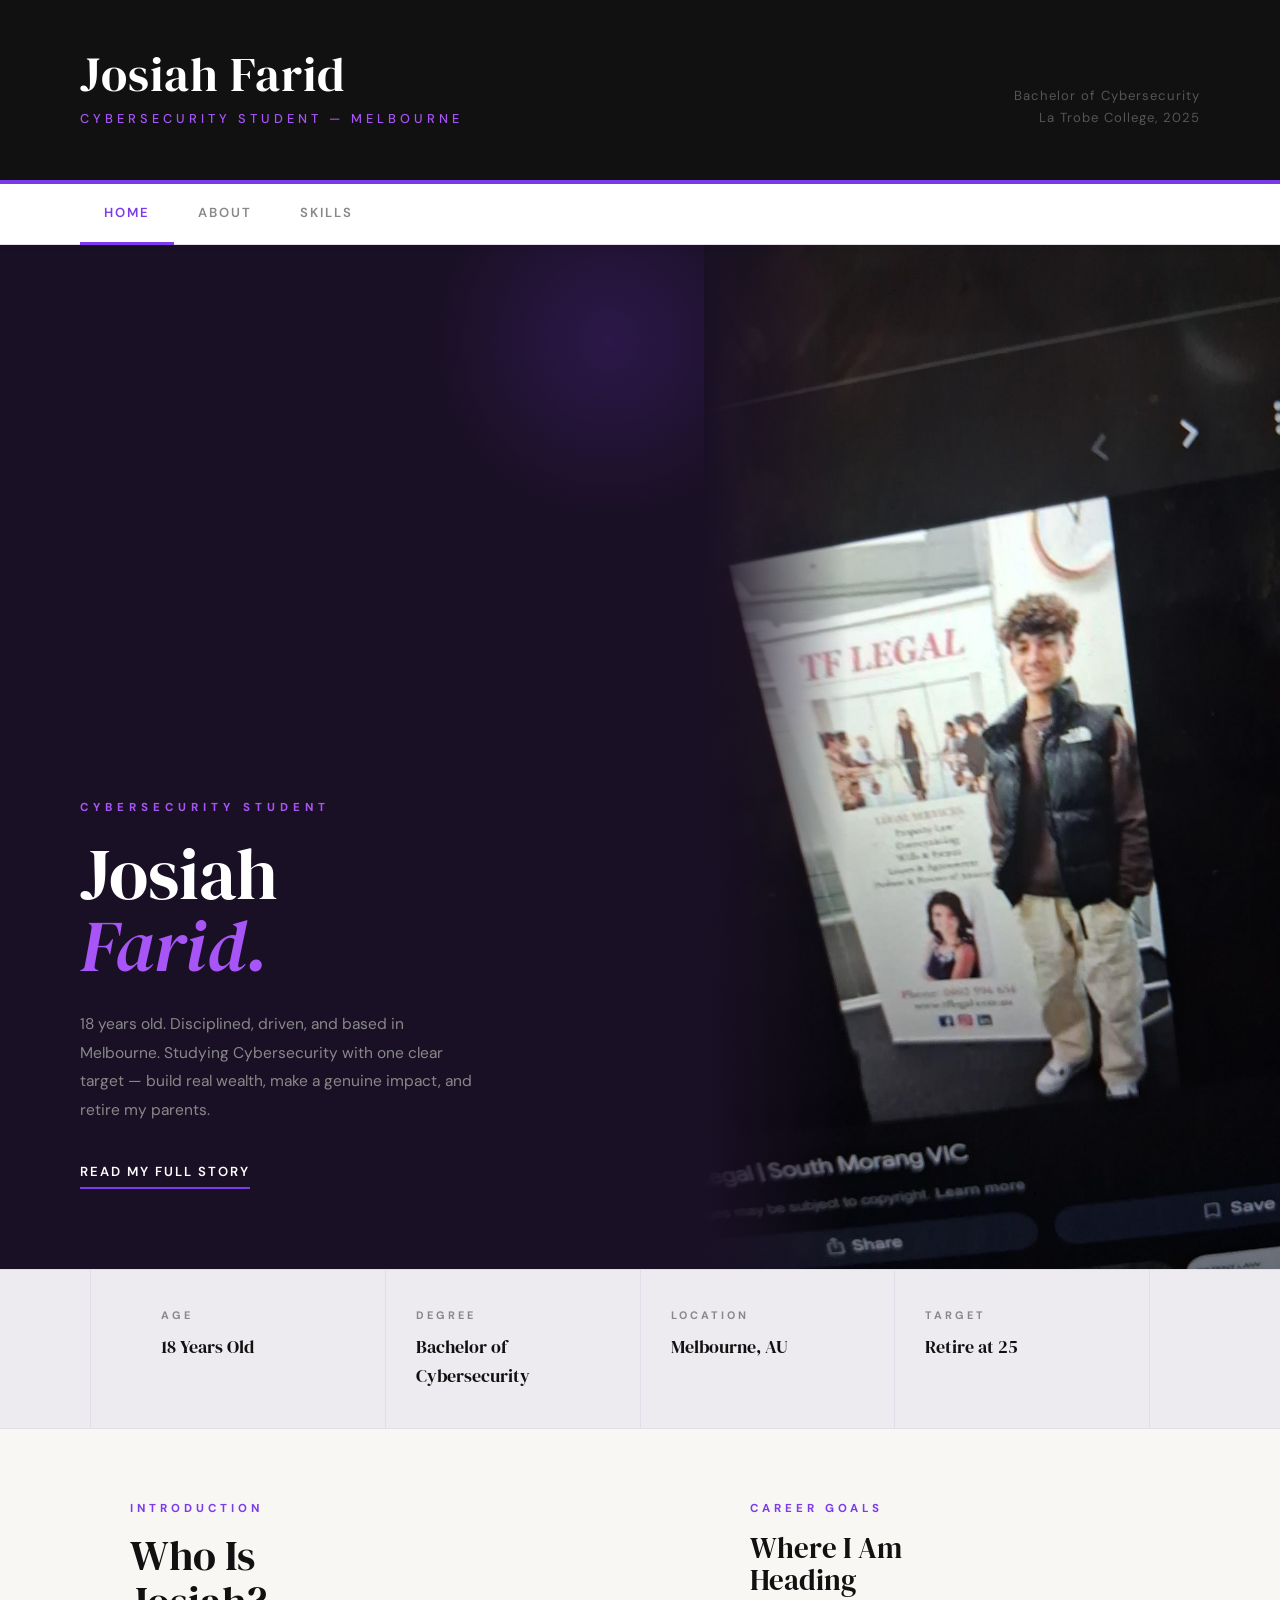
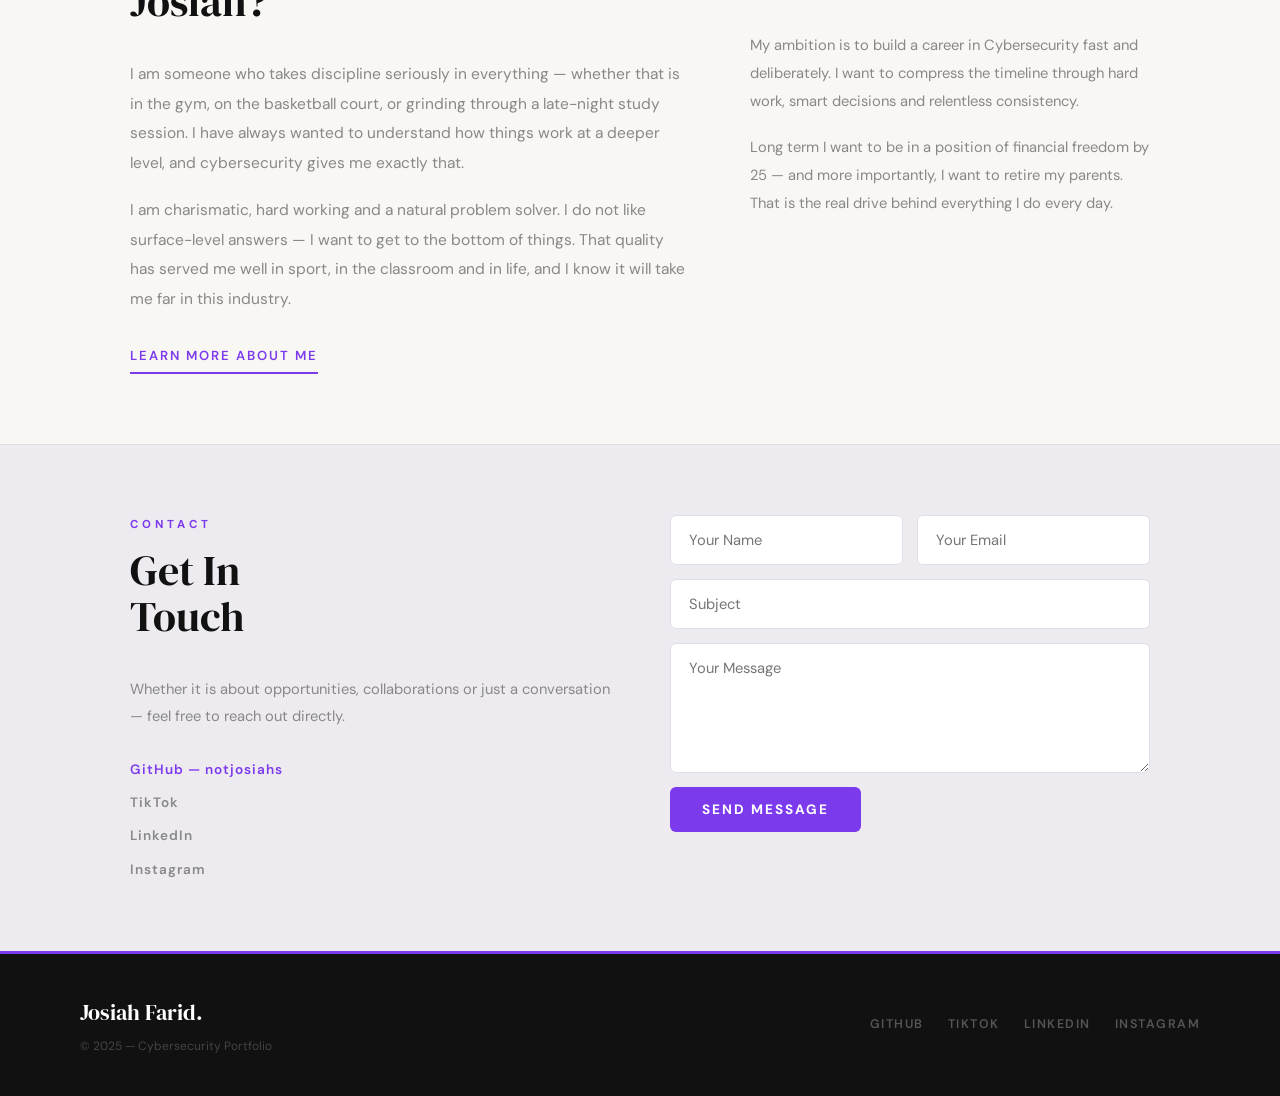
<file: index.html>
<!DOCTYPE html>
<html lang="en">
<head>
  <meta charset="UTF-8" />
  <meta name="viewport" content="width=device-width, initial-scale=1.0"/>
  <title>Josiah Farid | Portfolio</title>
  <link rel="stylesheet" href="css/style.css" />
</head>
<body>

  <!-- HEADER -->
  <header>
    <div class="header-left">
      <h1>Josiah Farid</h1>
      <p>Cybersecurity Student — Melbourne</p>
    </div>
    <div class="header-right">
      <p>Bachelor of Cybersecurity</p>
      <p>La Trobe College, 2025</p>
    </div>
  </header>

  <!-- NAV -->
  <nav>
    <a href="index.html" class="active">Home</a>
    <a href="about.html">About</a>
    <a href="skills.html">Skills</a>
  </nav>

  <!-- HERO -->
  <section class="home-hero">
    <div class="home-hero-left">
      <span class="overline">Cybersecurity Student</span>
      <h2>
        Josiah<br/>
        <em>Farid.</em>
      </h2>
      <p>
        18 years old. Disciplined, driven, and based in Melbourne.
        Studying Cybersecurity with one clear target — build real
        wealth, make a genuine impact, and retire my parents.
      </p>
      <a href="about.html" class="cta-link">Read My Full Story</a>
    </div>
    <div class="home-hero-right">
      <img src="images/profile.jpg" alt="Josiah Farid" />
    </div>
  </section>

  <!-- INFO STRIP -->
  <div class="about-strip">
    <div class="about-strip-inner">
      <div class="about-strip-cell">
        <span class="cell-label">Age</span>
        <span class="cell-value">18 Years Old</span>
      </div>
      <div class="about-strip-cell">
        <span class="cell-label">Degree</span>
        <span class="cell-value">Bachelor of Cybersecurity</span>
      </div>
      <div class="about-strip-cell">
        <span class="cell-label">Location</span>
        <span class="cell-value">Melbourne, AU</span>
      </div>
      <div class="about-strip-cell">
        <span class="cell-label">Target</span>
        <span class="cell-value">Retire at 25</span>
      </div>
    </div>
  </div>

  <!-- WHO AM I -->
  <section style="background: var(--bg);">
    <div class="page">
      <div class="two-col-wide">
        <div>
          <span class="label">Introduction</span>
          <h2 class="section-title">Who Is<br/>Josiah?</h2>
          <p style="color: var(--muted); font-size: 0.97rem; line-height: 1.9; margin-bottom: 18px;">
            I am someone who takes discipline seriously in everything — whether
            that is in the gym, on the basketball court, or grinding through
            a late-night study session. I have always wanted to understand how
            things work at a deeper level, and cybersecurity gives me exactly that.
          </p>
          <p style="color: var(--muted); font-size: 0.97rem; line-height: 1.9;">
            I am charismatic, hard working and a natural problem solver. I do not
            like surface-level answers — I want to get to the bottom of things.
            That quality has served me well in sport, in the classroom and in
            life, and I know it will take me far in this industry.
          </p>
          <br/>
          <a href="about.html" class="cta-link" style="color: var(--accent); border-color: var(--accent);">Learn More About Me</a>
        </div>

        <div>
          <span class="label">Career Goals</span>
          <h2 class="section-title" style="font-size: 1.8rem;">Where I Am<br/>Heading</h2>
          <p style="color: var(--muted); font-size: 0.92rem; line-height: 1.9; margin-bottom: 18px;">
            My ambition is to build a career in Cybersecurity fast and
            deliberately. I want to compress the timeline through hard
            work, smart decisions and relentless consistency.
          </p>
          <p style="color: var(--muted); font-size: 0.92rem; line-height: 1.9;">
            Long term I want to be in a position of financial freedom
            by 25 — and more importantly, I want to retire my parents.
            That is the real drive behind everything I do every day.
          </p>
        </div>
      </div>
    </div>
  </section>

  <!-- CONTACT FORM -->
  <section style="background: var(--light); border-top: 1px solid var(--border);">
    <div class="page">
      <div class="two-col">
        <div>
          <span class="label">Contact</span>
          <h2 class="section-title">Get In<br/>Touch</h2>
          <p style="color: var(--muted); font-size: 0.92rem; line-height: 1.85; margin-bottom: 28px;">
            Whether it is about opportunities, collaborations or just
            a conversation — feel free to reach out directly.
          </p>
          <div style="display: flex; flex-direction: column; gap: 10px;">
            <a href="https://github.com/notjosiahs/IT-Assessment-2" target="_blank" style="color: var(--accent); font-size: 0.85rem; font-weight: 600; text-decoration: none; letter-spacing: 1px;">GitHub — notjosiahs</a>
            <a href="https://www.tiktok.com/" target="_blank" style="color: var(--muted); font-size: 0.85rem; font-weight: 600; text-decoration: none; letter-spacing: 1px;">TikTok</a>
            <a href="https://www.linkedin.com/" target="_blank" style="color: var(--muted); font-size: 0.85rem; font-weight: 600; text-decoration: none; letter-spacing: 1px;">LinkedIn</a>
            <a href="https://www.instagram.com/" target="_blank" style="color: var(--muted); font-size: 0.85rem; font-weight: 600; text-decoration: none; letter-spacing: 1px;">Instagram</a>
          </div>
        </div>

        <div class="contact-form">
          <div class="form-grid">
            <input type="text"  id="name"    placeholder="Your Name"    />
            <input type="email" id="email"   placeholder="Your Email"   />
            <input type="text"  id="subject" placeholder="Subject" class="full" />
            <textarea           id="message" placeholder="Your Message" class="full"></textarea>
            <div style="grid-column: span 2;">
              <button onclick="validateForm()">Send Message</button>
            </div>
            <div class="form-msg" id="formMsg"></div>
          </div>
        </div>
      </div>
    </div>
  </section>

  <!-- FOOTER -->
  <footer>
    <div>
      <div class="footer-name">Josiah Farid.</div>
      <div class="footer-copy">© 2025 — Cybersecurity Portfolio</div>
    </div>
    <div class="footer-links">
      <a href="https://github.com/notjosiahs/IT-Assessment-2" target="_blank">GitHub</a>
      <a href="https://www.tiktok.com/" target="_blank">TikTok</a>
      <a href="https://www.linkedin.com/" target="_blank">LinkedIn</a>
      <a href="https://www.instagram.com/" target="_blank">Instagram</a>
    </div>
  </footer>

  <script>
    function validateForm() {
      const name    = document.getElementById('name').value.trim();
      const email   = document.getElementById('email').value.trim();
      const subject = document.getElementById('subject').value.trim();
      const message = document.getElementById('message').value.trim();
      const msg     = document.getElementById('formMsg');

      msg.className = 'form-msg';

      if (!name || !email || !subject || !message) {
        msg.textContent = 'Please fill in all fields before sending.';
        msg.classList.add('error');
        return;
      }

      const emailPattern = /^[^\s@]+@[^\s@]+\.[^\s@]+$/;
      if (!emailPattern.test(email)) {
        msg.textContent = 'Please enter a valid email address.';
        msg.classList.add('error');
        return;
      }

      msg.textContent = 'Message sent! I will get back to you soon.';
      msg.classList.add('success');

      document.getElementById('name').value    = '';
      document.getElementById('email').value   = '';
      document.getElementById('subject').value = '';
      document.getElementById('message').value = '';
    }
  </script>

</body>
</html>
</file>
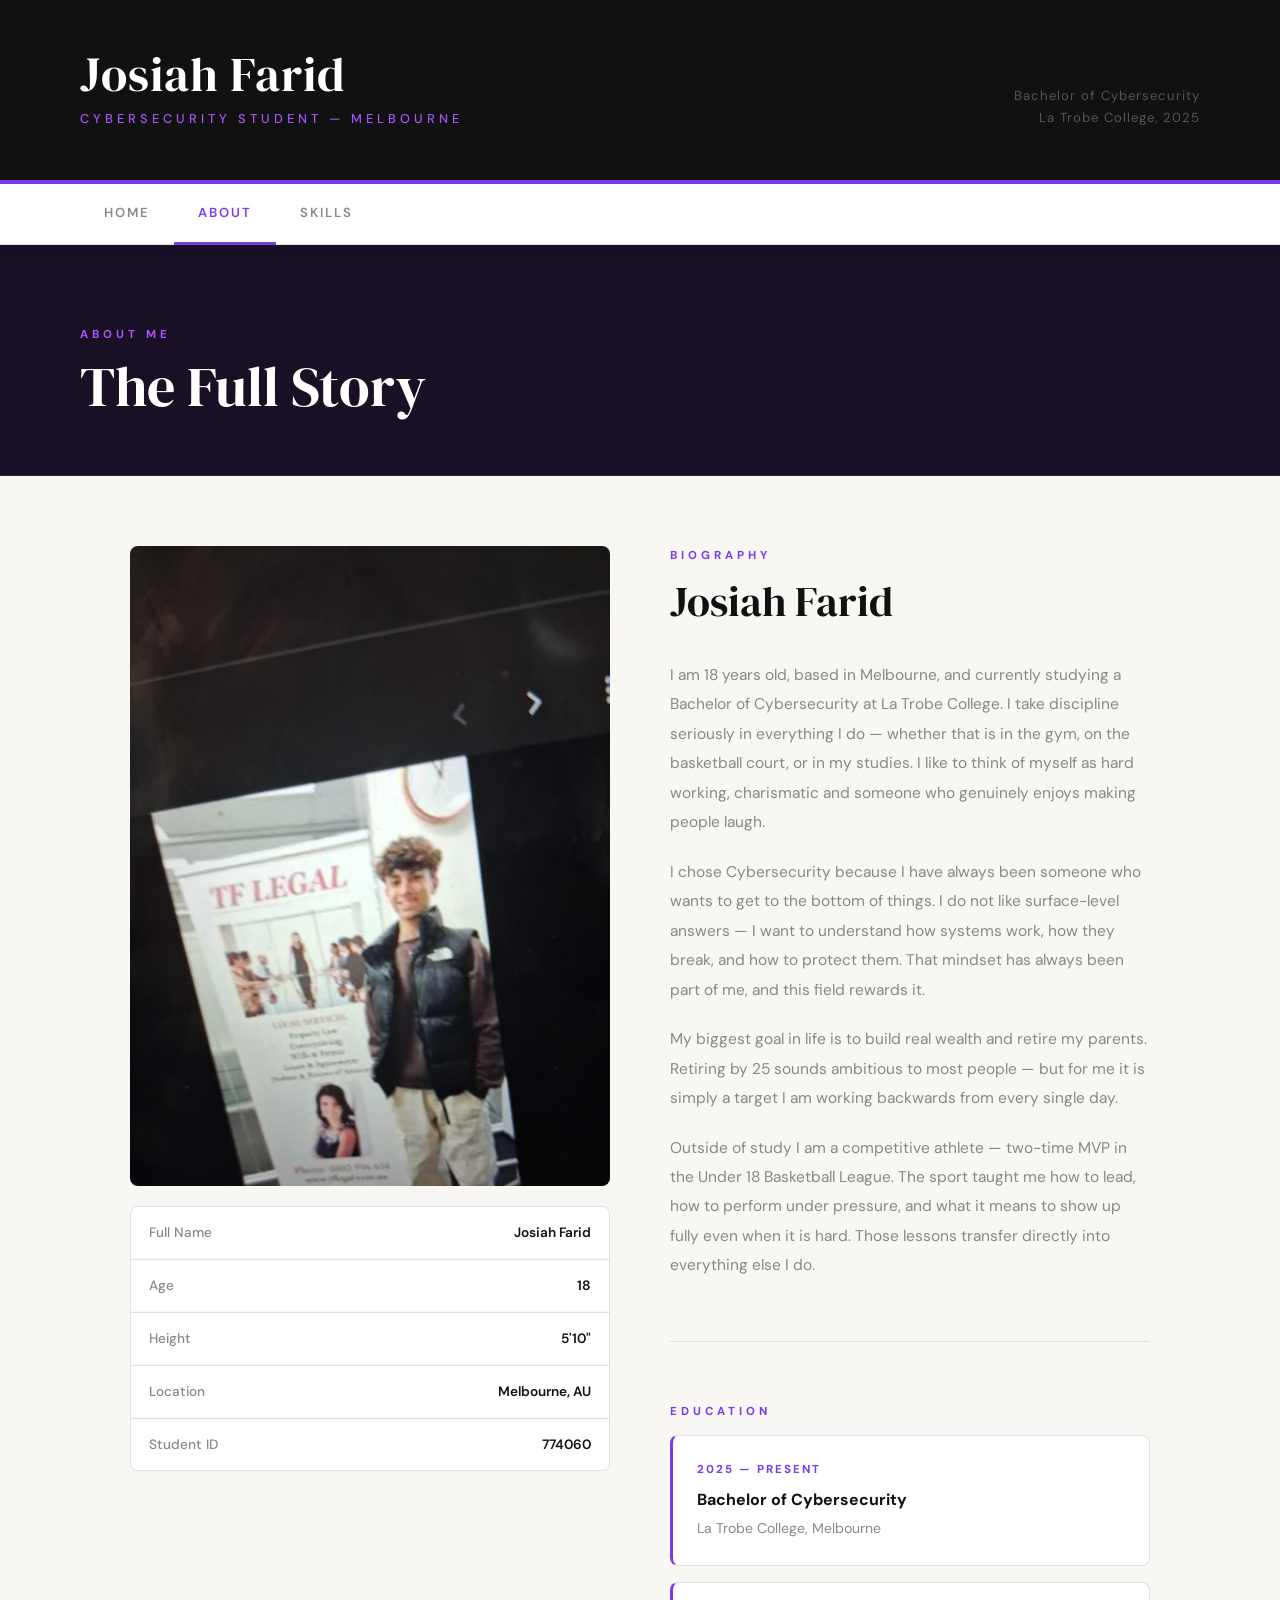
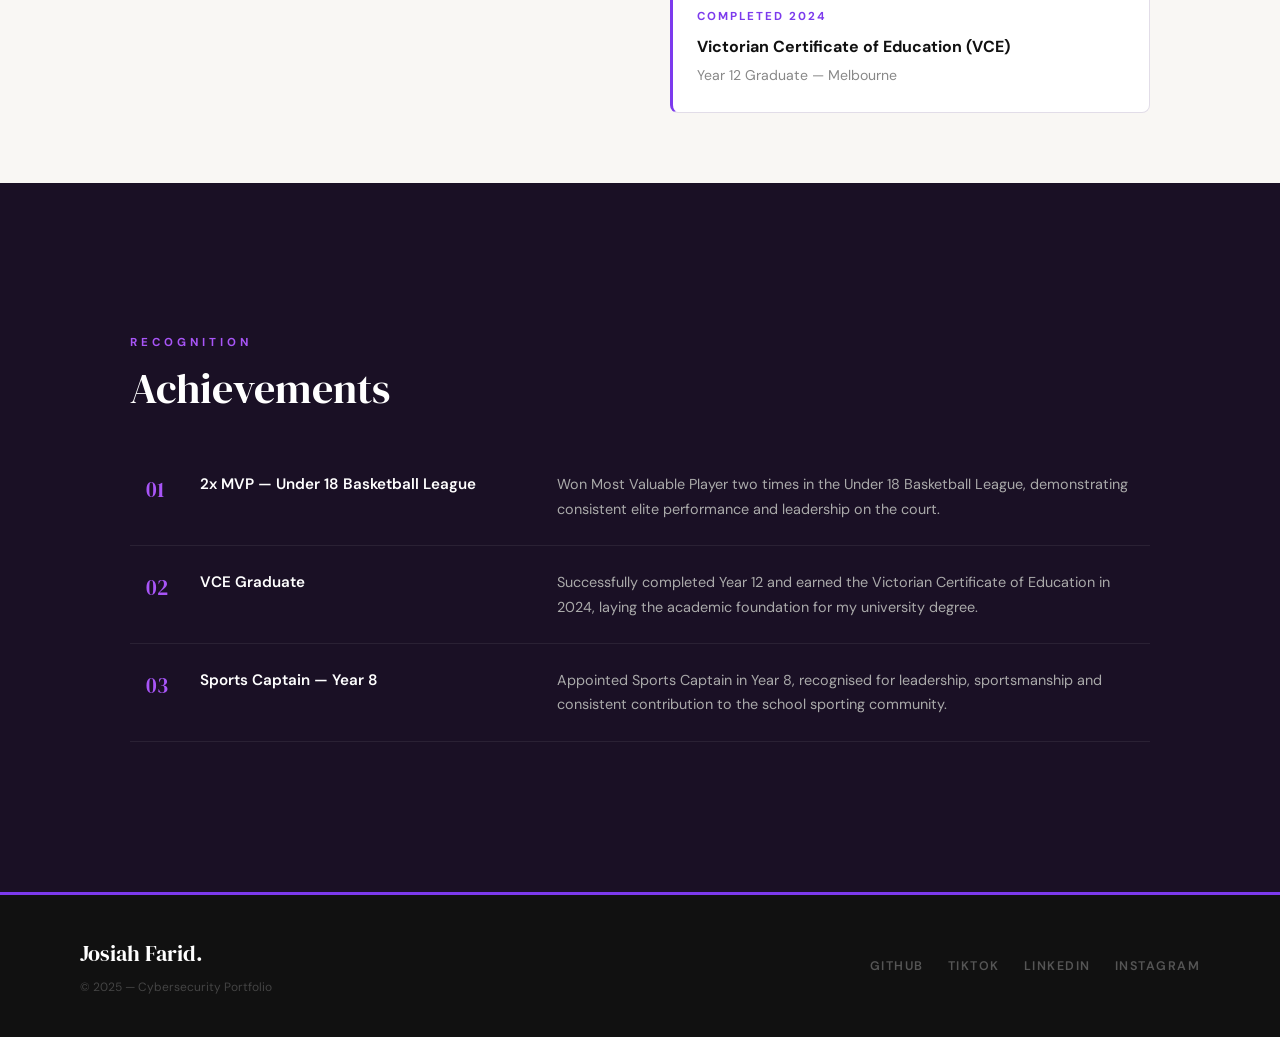
<file: about.html>
<!DOCTYPE html>
<html lang="en">
<head>
  <meta charset="UTF-8" />
  <meta name="viewport" content="width=device-width, initial-scale=1.0"/>
  <title>About | Josiah Farid</title>
  <link rel="stylesheet" href="css/style.css" />
</head>
<body>

  <!-- HEADER -->
  <header>
    <div class="header-left">
      <h1>Josiah Farid</h1>
      <p>Cybersecurity Student — Melbourne</p>
    </div>
    <div class="header-right">
      <p>Bachelor of Cybersecurity</p>
      <p>La Trobe College, 2025</p>
    </div>
  </header>

  <!-- NAV -->
  <nav>
    <a href="index.html">Home</a>
    <a href="about.html" class="active">About</a>
    <a href="skills.html">Skills</a>
  </nav>

  <!-- PAGE TITLE -->
  <section style="background: var(--dark-card); padding: 80px 80px 60px; border-bottom: 1px solid #2a2a2a;">
    <span class="label" style="color: var(--accent2);">About Me</span>
    <h1 style="font-family: 'DM Serif Display', serif; font-size: 3.5rem; color: var(--white); font-weight: 400; line-height: 1;">
      The Full Story
    </h1>
  </section>

  <!-- BIO + PHOTO -->
  <section style="background: var(--bg);">
    <div class="page">
      <div class="two-col">

        <!-- Photo + info pills -->
        <div>
          <img
            src="images/profile.jpg"
            alt="Josiah Farid"
            style="width: 100%; aspect-ratio: 3/4; object-fit: cover; object-position: top center; border-radius: 8px; display: block; margin-bottom: 20px;"
          />
          <div style="display: flex; flex-direction: column; gap: 1px; border: 1px solid var(--border); border-radius: 8px; overflow: hidden;">
            <div style="display: flex; justify-content: space-between; padding: 14px 18px; background: var(--white); font-size: 0.85rem;">
              <span style="color: var(--muted); font-weight: 500;">Full Name</span>
              <span style="font-weight: 600; color: var(--black);">Josiah Farid</span>
            </div>
            <div style="display: flex; justify-content: space-between; padding: 14px 18px; background: var(--white); font-size: 0.85rem; border-top: 1px solid var(--border);">
              <span style="color: var(--muted); font-weight: 500;">Age</span>
              <span style="font-weight: 600; color: var(--black);">18</span>
            </div>
            <div style="display: flex; justify-content: space-between; padding: 14px 18px; background: var(--white); font-size: 0.85rem; border-top: 1px solid var(--border);">
              <span style="color: var(--muted); font-weight: 500;">Height</span>
              <span style="font-weight: 600; color: var(--black);">5'10"</span>
            </div>
            <div style="display: flex; justify-content: space-between; padding: 14px 18px; background: var(--white); font-size: 0.85rem; border-top: 1px solid var(--border);">
              <span style="color: var(--muted); font-weight: 500;">Location</span>
              <span style="font-weight: 600; color: var(--black);">Melbourne, AU</span>
            </div>
            <div style="display: flex; justify-content: space-between; padding: 14px 18px; background: var(--white); font-size: 0.85rem; border-top: 1px solid var(--border);">
              <span style="color: var(--muted); font-weight: 500;">Student ID</span>
              <span style="font-weight: 600; color: var(--black);">774060</span>
            </div>
          </div>
        </div>

        <!-- Bio text -->
        <div>
          <span class="label">Biography</span>
          <h2 class="section-title">Josiah Farid</h2>

          <p style="color: var(--muted); font-size: 0.97rem; line-height: 1.9; margin-bottom: 20px;">
            I am 18 years old, based in Melbourne, and currently studying a Bachelor
            of Cybersecurity at La Trobe College. I take discipline seriously in
            everything I do — whether that is in the gym, on the basketball court,
            or in my studies. I like to think of myself as hard working, charismatic
            and someone who genuinely enjoys making people laugh.
          </p>
          <p style="color: var(--muted); font-size: 0.97rem; line-height: 1.9; margin-bottom: 20px;">
            I chose Cybersecurity because I have always been someone who wants to get
            to the bottom of things. I do not like surface-level answers — I want to
            understand how systems work, how they break, and how to protect them.
            That mindset has always been part of me, and this field rewards it.
          </p>
          <p style="color: var(--muted); font-size: 0.97rem; line-height: 1.9; margin-bottom: 20px;">
            My biggest goal in life is to build real wealth and retire my parents.
            Retiring by 25 sounds ambitious to most people — but for me it is simply
            a target I am working backwards from every single day.
          </p>
          <p style="color: var(--muted); font-size: 0.97rem; line-height: 1.9;">
            Outside of study I am a competitive athlete — two-time MVP in the Under
            18 Basketball League. The sport taught me how to lead, how to perform
            under pressure, and what it means to show up fully even when it is hard.
            Those lessons transfer directly into everything else I do.
          </p>

          <hr class="divider" />

          <!-- Education -->
          <span class="label">Education</span>
          <div style="display: flex; flex-direction: column; gap: 16px; margin-top: 8px;">

            <div style="padding: 24px; background: var(--white); border-radius: 8px; border: 1px solid var(--border); border-left: 3px solid var(--accent);">
              <div style="font-size: 0.72rem; font-weight: 700; letter-spacing: 2px; text-transform: uppercase; color: var(--accent); margin-bottom: 6px;">2025 — Present</div>
              <div style="font-weight: 700; font-size: 1rem; color: var(--black); margin-bottom: 4px;">Bachelor of Cybersecurity</div>
              <div style="color: var(--muted); font-size: 0.88rem;">La Trobe College, Melbourne</div>
            </div>

            <div style="padding: 24px; background: var(--white); border-radius: 8px; border: 1px solid var(--border); border-left: 3px solid var(--accent);">
              <div style="font-size: 0.72rem; font-weight: 700; letter-spacing: 2px; text-transform: uppercase; color: var(--accent); margin-bottom: 6px;">Completed 2024</div>
              <div style="font-weight: 700; font-size: 1rem; color: var(--black); margin-bottom: 4px;">Victorian Certificate of Education (VCE)</div>
              <div style="color: var(--muted); font-size: 0.88rem;">Year 12 Graduate — Melbourne</div>
            </div>

          </div>
        </div>
      </div>
    </div>
  </section>

  <!-- ACHIEVEMENTS -->
  <section class="dark-section">
    <div class="page">
      <span class="label">Recognition</span>
      <h2 class="section-title">Achievements</h2>

      <table class="achievement-table">
        <tr>
          <td>01</td>
          <td>2x MVP — Under 18 Basketball League</td>
          <td>Won Most Valuable Player two times in the Under 18 Basketball League, demonstrating consistent elite performance and leadership on the court.</td>
        </tr>
        <tr>
          <td>02</td>
          <td>VCE Graduate</td>
          <td>Successfully completed Year 12 and earned the Victorian Certificate of Education in 2024, laying the academic foundation for my university degree.</td>
        </tr>
        <tr>
          <td>03</td>
          <td>Sports Captain — Year 8</td>
          <td>Appointed Sports Captain in Year 8, recognised for leadership, sportsmanship and consistent contribution to the school sporting community.</td>
        </tr>
      </table>
    </div>
  </section>

  <!-- FOOTER -->
  <footer>
    <div>
      <div class="footer-name">Josiah Farid.</div>
      <div class="footer-copy">© 2025 — Cybersecurity Portfolio</div>
    </div>
    <div class="footer-links">
      <a href="https://github.com/notjosiahs/IT-Assessment-2" target="_blank">GitHub</a>
      <a href="https://www.tiktok.com/" target="_blank">TikTok</a>
      <a href="https://www.linkedin.com/" target="_blank">LinkedIn</a>
      <a href="https://www.instagram.com/" target="_blank">Instagram</a>
    </div>
  </footer>

</body>
</html>
</file>
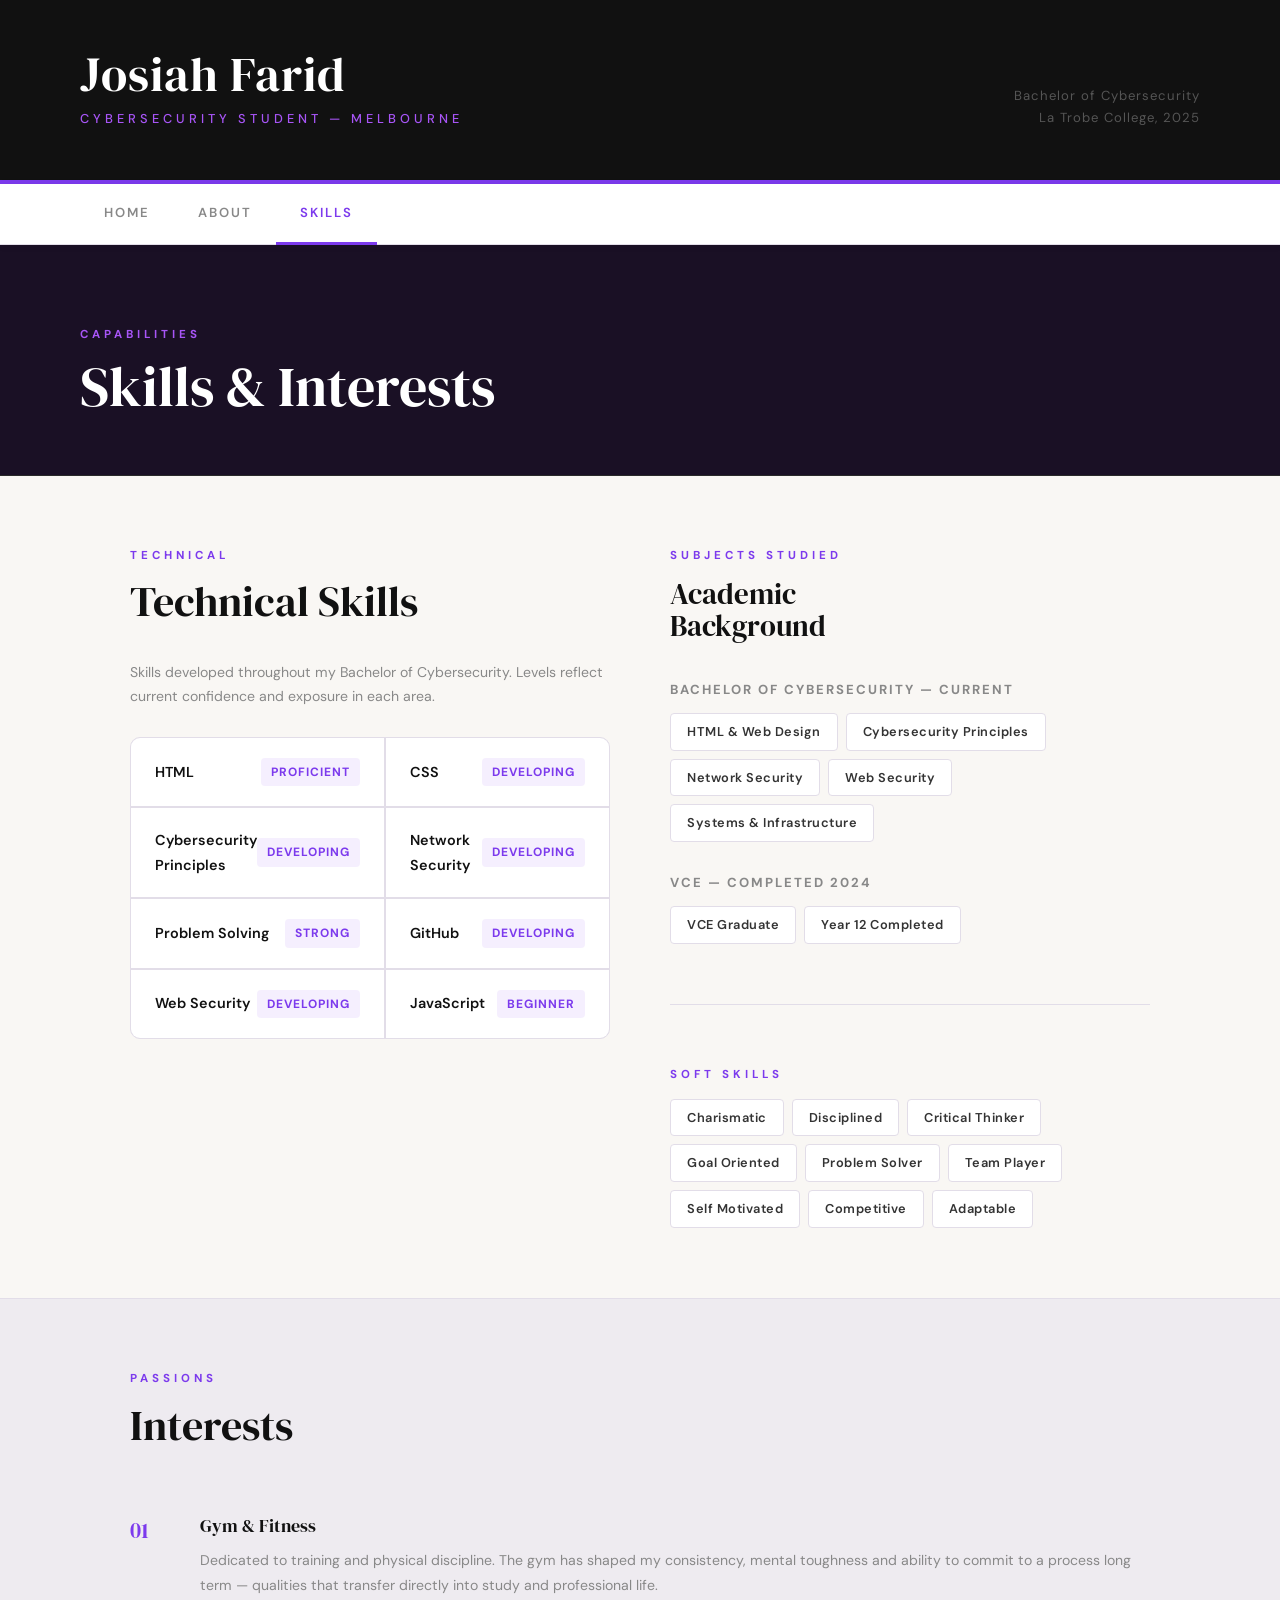
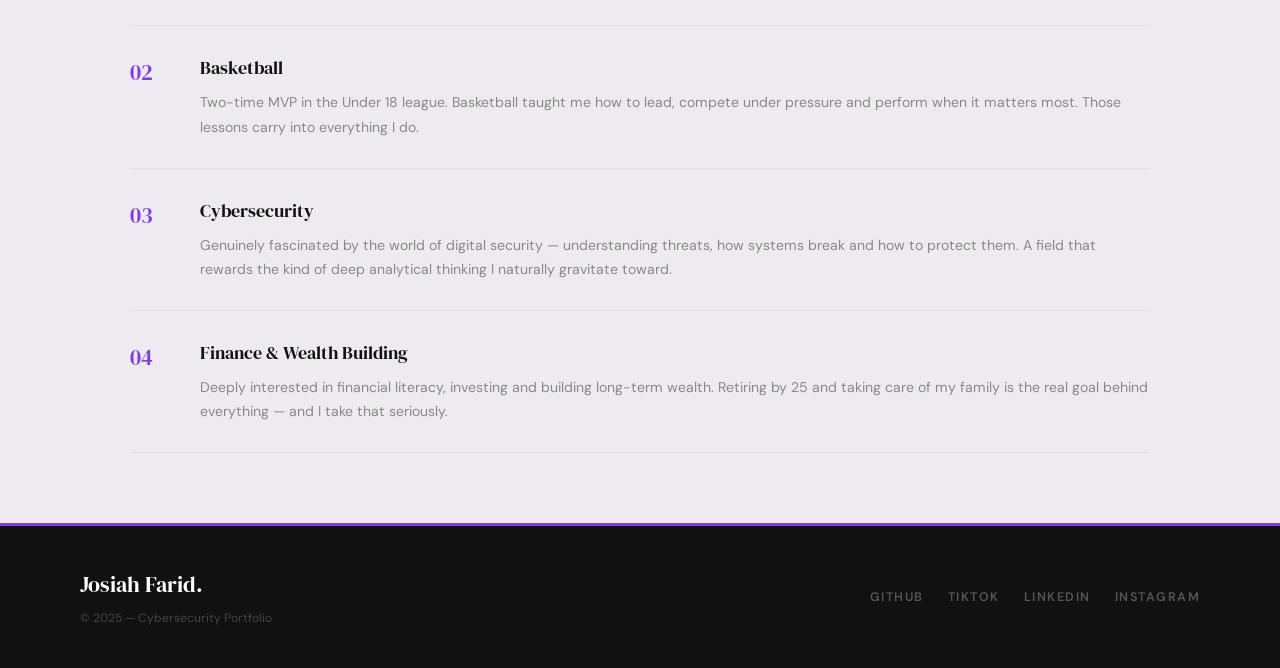
<file: skills.html>
<!DOCTYPE html>
<html lang="en">
<head>
  <meta charset="UTF-8" />
  <meta name="viewport" content="width=device-width, initial-scale=1.0"/>
  <title>Skills | Josiah Farid</title>
  <link rel="stylesheet" href="css/style.css" />
</head>
<body>

  <!-- HEADER -->
  <header>
    <div class="header-left">
      <h1>Josiah Farid</h1>
      <p>Cybersecurity Student — Melbourne</p>
    </div>
    <div class="header-right">
      <p>Bachelor of Cybersecurity</p>
      <p>La Trobe College, 2025</p>
    </div>
  </header>

  <!-- NAV -->
  <nav>
    <a href="index.html">Home</a>
    <a href="about.html">About</a>
    <a href="skills.html" class="active">Skills</a>
  </nav>

  <!-- PAGE TITLE -->
  <section style="background: var(--dark-card); padding: 80px 80px 60px; border-bottom: 1px solid #2a2a2a;">
    <span class="label" style="color: var(--accent2);">Capabilities</span>
    <h1 style="font-family: 'DM Serif Display', serif; font-size: 3.5rem; color: var(--white); font-weight: 400; line-height: 1;">
      Skills &amp; Interests
    </h1>
  </section>

  <!-- TECHNICAL SKILLS -->
  <section style="background: var(--bg);">
    <div class="page">
      <div class="two-col">

        <div>
          <span class="label">Technical</span>
          <h2 class="section-title">Technical Skills</h2>
          <p style="color: var(--muted); font-size: 0.88rem; margin-bottom: 28px;">
            Skills developed throughout my Bachelor of Cybersecurity.
            Levels reflect current confidence and exposure in each area.
          </p>

          <div class="skill-list">
            <div class="skill-entry">
              <span class="s-name">HTML</span>
              <span class="s-level">Proficient</span>
            </div>
            <div class="skill-entry">
              <span class="s-name">CSS</span>
              <span class="s-level">Developing</span>
            </div>
            <div class="skill-entry">
              <span class="s-name">Cybersecurity Principles</span>
              <span class="s-level">Developing</span>
            </div>
            <div class="skill-entry">
              <span class="s-name">Network Security</span>
              <span class="s-level">Developing</span>
            </div>
            <div class="skill-entry">
              <span class="s-name">Problem Solving</span>
              <span class="s-level">Strong</span>
            </div>
            <div class="skill-entry">
              <span class="s-name">GitHub</span>
              <span class="s-level">Developing</span>
            </div>
            <div class="skill-entry">
              <span class="s-name">Web Security</span>
              <span class="s-level">Developing</span>
            </div>
            <div class="skill-entry">
              <span class="s-name">JavaScript</span>
              <span class="s-level">Beginner</span>
            </div>
          </div>
        </div>

        <div>
          <span class="label">Subjects Studied</span>
          <h2 class="section-title" style="font-size: 1.8rem;">Academic<br/>Background</h2>

          <p style="color: var(--muted); font-size: 0.82rem; font-weight: 700; text-transform: uppercase; letter-spacing: 2px; margin-bottom: 12px;">
            Bachelor of Cybersecurity — Current
          </p>
          <div class="tag-row" style="margin-bottom: 30px; margin-top: 0;">
            <span class="tag">HTML &amp; Web Design</span>
            <span class="tag">Cybersecurity Principles</span>
            <span class="tag">Network Security</span>
            <span class="tag">Web Security</span>
            <span class="tag">Systems &amp; Infrastructure</span>
          </div>

          <p style="color: var(--muted); font-size: 0.82rem; font-weight: 700; text-transform: uppercase; letter-spacing: 2px; margin-bottom: 12px;">
            VCE — Completed 2024
          </p>
          <div class="tag-row" style="margin-top: 0;">
            <span class="tag">VCE Graduate</span>
            <span class="tag">Year 12 Completed</span>
          </div>

          <hr class="divider" />

          <span class="label">Soft Skills</span>
          <div class="tag-row" style="margin-top: 0;">
            <span class="tag">Charismatic</span>
            <span class="tag">Disciplined</span>
            <span class="tag">Critical Thinker</span>
            <span class="tag">Goal Oriented</span>
            <span class="tag">Problem Solver</span>
            <span class="tag">Team Player</span>
            <span class="tag">Self Motivated</span>
            <span class="tag">Competitive</span>
            <span class="tag">Adaptable</span>
          </div>
        </div>

      </div>
    </div>
  </section>

  <!-- INTERESTS -->
  <section style="background: var(--light); border-top: 1px solid var(--border);">
    <div class="page">
      <span class="label">Passions</span>
      <h2 class="section-title">Interests</h2>

      <ul class="interest-list">
        <li>
          <div>
            <h4>Gym &amp; Fitness</h4>
            <p>
              Dedicated to training and physical discipline. The gym has shaped
              my consistency, mental toughness and ability to commit to a
              process long term — qualities that transfer directly into study
              and professional life.
            </p>
          </div>
        </li>
        <li>
          <div>
            <h4>Basketball</h4>
            <p>
              Two-time MVP in the Under 18 league. Basketball taught me how
              to lead, compete under pressure and perform when it matters
              most. Those lessons carry into everything I do.
            </p>
          </div>
        </li>
        <li>
          <div>
            <h4>Cybersecurity</h4>
            <p>
              Genuinely fascinated by the world of digital security —
              understanding threats, how systems break and how to protect them.
              A field that rewards the kind of deep analytical thinking I
              naturally gravitate toward.
            </p>
          </div>
        </li>
        <li>
          <div>
            <h4>Finance &amp; Wealth Building</h4>
            <p>
              Deeply interested in financial literacy, investing and building
              long-term wealth. Retiring by 25 and taking care of my family
              is the real goal behind everything — and I take that seriously.
            </p>
          </div>
        </li>
      </ul>
    </div>
  </section>

  <!-- FOOTER -->
  <footer>
    <div>
      <div class="footer-name">Josiah Farid.</div>
      <div class="footer-copy">© 2025 — Cybersecurity Portfolio</div>
    </div>
    <div class="footer-links">
      <a href="https://github.com/notjosiahs/IT-Assessment-2" target="_blank">GitHub</a>
      <a href="https://www.tiktok.com/" target="_blank">TikTok</a>
      <a href="https://www.linkedin.com/" target="_blank">LinkedIn</a>
      <a href="https://www.instagram.com/" target="_blank">Instagram</a>
    </div>
  </footer>

</body>
</html>
</file>
<file: css/style.css>
/* ============================================
   JOSIAH FARID — PORTFOLIO
   Clean editorial design
   ============================================ */

@import url('https://fonts.googleapis.com/css2?family=DM+Serif+Display:ital@0;1&family=DM+Sans:wght@300;400;500;600&display=swap');

:root {
  --bg:        #f9f7f4;
  --white:     #ffffff;
  --black:     #111111;
  --accent:    #7c3aed;
  --accent2:   #a855f7;
  --text:      #333333;
  --muted:     #888888;
  --light:     #eeebf0;
  --border:    #e2dde8;
  --dark-card: #1a1025;
}

* { margin: 0; padding: 0; box-sizing: border-box; }

body {
  font-family: 'DM Sans', sans-serif;
  background: var(--bg);
  color: var(--text);
  line-height: 1.7;
}

/* ============================================
   HEADER
   ============================================ */
header {
  background: var(--black);
  padding: 50px 80px;
  display: flex;
  justify-content: space-between;
  align-items: flex-end;
  border-bottom: 4px solid var(--accent);
}

header .header-left h1 {
  font-family: 'DM Serif Display', serif;
  font-size: 3rem;
  color: var(--white);
  font-weight: 400;
  letter-spacing: 1px;
  line-height: 1;
}

header .header-left p {
  color: var(--accent2);
  font-size: 0.8rem;
  font-weight: 500;
  letter-spacing: 4px;
  text-transform: uppercase;
  margin-top: 10px;
}

header .header-right p {
  color: #555;
  font-size: 0.82rem;
  letter-spacing: 1px;
  text-align: right;
}

/* ============================================
   NAVIGATION
   ============================================ */
nav {
  background: var(--white);
  border-bottom: 1px solid var(--border);
  display: flex;
  align-items: center;
  padding: 0 80px;
  position: sticky;
  top: 0;
  z-index: 100;
  box-shadow: 0 1px 8px rgba(0,0,0,0.06);
}

nav a {
  display: inline-block;
  padding: 18px 24px;
  text-decoration: none;
  color: var(--muted);
  font-size: 0.82rem;
  font-weight: 600;
  letter-spacing: 2px;
  text-transform: uppercase;
  border-bottom: 3px solid transparent;
  margin-bottom: -1px;
  transition: all 0.25s ease;
}

nav a:hover,
nav a.active {
  color: var(--accent);
  border-bottom: 3px solid var(--accent);
}

/* ============================================
   PAGE WRAPPER
   ============================================ */
.page {
  max-width: 1100px;
  margin: 0 auto;
  padding: 70px 40px;
}

/* ============================================
   SECTION LABELS & TITLES
   ============================================ */
.label {
  font-size: 0.72rem;
  font-weight: 700;
  letter-spacing: 4px;
  text-transform: uppercase;
  color: var(--accent);
  margin-bottom: 14px;
  display: block;
}

.section-title {
  font-family: 'DM Serif Display', serif;
  font-size: 2.6rem;
  font-weight: 400;
  color: var(--black);
  line-height: 1.1;
  margin-bottom: 36px;
}

/* ============================================
   HOME HERO — Split layout
   ============================================ */
.home-hero {
  display: grid;
  grid-template-columns: 1.1fr 0.9fr;
  min-height: 82vh;
}

.home-hero-left {
  background: var(--dark-card);
  padding: 80px;
  display: flex;
  flex-direction: column;
  justify-content: flex-end;
  position: relative;
  overflow: hidden;
}

.home-hero-left::before {
  content: '';
  position: absolute;
  top: -80px;
  right: -80px;
  width: 350px;
  height: 350px;
  background: radial-gradient(circle, rgba(124,58,237,0.18), transparent 70%);
  border-radius: 50%;
}

.home-hero-left .overline {
  font-size: 0.72rem;
  font-weight: 700;
  letter-spacing: 5px;
  text-transform: uppercase;
  color: var(--accent2);
  margin-bottom: 20px;
}

.home-hero-left h2 {
  font-family: 'DM Serif Display', serif;
  font-size: 4.5rem;
  color: var(--white);
  line-height: 1;
  font-weight: 400;
  margin-bottom: 28px;
}

.home-hero-left h2 em {
  color: var(--accent2);
  font-style: italic;
}

.home-hero-left p {
  color: #888;
  font-size: 0.97rem;
  max-width: 400px;
  line-height: 1.85;
  margin-bottom: 36px;
}

.cta-link {
  display: inline-block;
  color: var(--white);
  text-decoration: none;
  font-size: 0.82rem;
  font-weight: 600;
  letter-spacing: 2px;
  text-transform: uppercase;
  border-bottom: 2px solid var(--accent);
  padding-bottom: 4px;
  transition: color 0.3s ease;
  width: fit-content;
}

.cta-link:hover { color: var(--accent2); }

.home-hero-right {
  position: relative;
  overflow: hidden;
}

.home-hero-right img {
  width: 100%;
  height: 100%;
  object-fit: cover;
  object-position: top center;
  display: block;
}

.home-hero-right::before {
  content: '';
  position: absolute;
  inset: 0;
  background: linear-gradient(to right, var(--dark-card) 0%, transparent 25%);
  z-index: 1;
}

/* ============================================
   INFO STRIP — 4 columns
   ============================================ */
.about-strip {
  background: var(--light);
  border-top: 1px solid var(--border);
  border-bottom: 1px solid var(--border);
}

.about-strip-inner {
  max-width: 1100px;
  margin: 0 auto;
  padding: 0 40px;
  display: grid;
  grid-template-columns: repeat(4, 1fr);
  border-left: 1px solid var(--border);
}

.about-strip-cell {
  padding: 36px 30px;
  border-right: 1px solid var(--border);
}

.about-strip-cell .cell-label {
  font-size: 0.68rem;
  font-weight: 700;
  letter-spacing: 3px;
  text-transform: uppercase;
  color: var(--muted);
  margin-bottom: 8px;
  display: block;
}

.about-strip-cell .cell-value {
  font-family: 'DM Serif Display', serif;
  font-size: 1.1rem;
  color: var(--black);
  font-weight: 400;
}

/* ============================================
   TWO COLUMN LAYOUTS
   ============================================ */
.two-col {
  display: grid;
  grid-template-columns: 1fr 1fr;
  gap: 60px;
  align-items: start;
}

.two-col-wide {
  display: grid;
  grid-template-columns: 1.4fr 1fr;
  gap: 60px;
  align-items: start;
}

/* ============================================
   DIVIDER
   ============================================ */
.divider {
  border: none;
  border-top: 1px solid var(--border);
  margin: 60px 0;
}

/* ============================================
   DARK SECTION
   ============================================ */
.dark-section {
  background: var(--dark-card);
  padding: 80px 0;
}

.dark-section .label { color: var(--accent2); }
.dark-section .section-title { color: var(--white); }

/* ============================================
   ACHIEVEMENT TABLE — no cards, clean rows
   ============================================ */
.achievement-table {
  width: 100%;
  border-collapse: collapse;
}

.achievement-table tr {
  border-bottom: 1px solid rgba(255,255,255,0.07);
  transition: background 0.2s ease;
}

.achievement-table tr:hover {
  background: rgba(124,58,237,0.08);
}

.achievement-table td {
  padding: 24px 16px;
  vertical-align: top;
  color: #aaa;
  font-size: 0.9rem;
}

.achievement-table td:first-child {
  width: 50px;
  font-family: 'DM Serif Display', serif;
  font-size: 1.3rem;
  color: var(--accent2);
}

.achievement-table td:nth-child(2) {
  font-weight: 600;
  color: var(--white);
  font-size: 0.95rem;
  width: 35%;
}

/* ============================================
   SKILLS — Grid tiles, no progress bars
   ============================================ */
.skill-list {
  display: grid;
  grid-template-columns: 1fr 1fr;
  gap: 2px;
  background: var(--border);
  border: 1px solid var(--border);
  border-radius: 10px;
  overflow: hidden;
}

.skill-entry {
  background: var(--white);
  padding: 20px 24px;
  display: flex;
  justify-content: space-between;
  align-items: center;
  transition: background 0.2s ease;
}

.skill-entry:hover { background: var(--light); }

.skill-entry .s-name {
  font-size: 0.9rem;
  font-weight: 600;
  color: var(--black);
}

.skill-entry .s-level {
  font-size: 0.75rem;
  font-weight: 700;
  color: var(--accent);
  letter-spacing: 1px;
  text-transform: uppercase;
  background: rgba(124,58,237,0.08);
  padding: 4px 10px;
  border-radius: 4px;
}

/* ============================================
   TAGS
   ============================================ */
.tag-row {
  display: flex;
  flex-wrap: wrap;
  gap: 8px;
  margin-top: 16px;
}

.tag {
  padding: 7px 16px;
  border-radius: 4px;
  font-size: 0.8rem;
  font-weight: 600;
  letter-spacing: 0.5px;
  border: 1px solid var(--border);
  color: var(--text);
  background: var(--white);
  transition: all 0.2s ease;
}

.tag:hover {
  border-color: var(--accent);
  color: var(--accent);
}

/* ============================================
   INTERESTS — Numbered editorial list
   ============================================ */
.interest-list {
  counter-reset: interest;
  list-style: none;
  padding: 0;
}

.interest-list li {
  counter-increment: interest;
  padding: 28px 0;
  border-bottom: 1px solid var(--border);
  display: grid;
  grid-template-columns: 50px 1fr;
  gap: 20px;
  align-items: start;
}

.interest-list li::before {
  content: counter(interest, decimal-leading-zero);
  font-family: 'DM Serif Display', serif;
  font-size: 1.4rem;
  color: var(--accent);
  font-weight: 400;
}

.interest-list li h4 {
  font-family: 'DM Serif Display', serif;
  font-size: 1.1rem;
  font-weight: 400;
  color: var(--black);
  margin-bottom: 6px;
}

.interest-list li p {
  font-size: 0.88rem;
  color: var(--muted);
  line-height: 1.75;
}

/* ============================================
   CONTACT FORM
   ============================================ */
.form-grid {
  display: grid;
  grid-template-columns: 1fr 1fr;
  gap: 14px;
}

.form-grid .full { grid-column: span 2; }

.contact-form input,
.contact-form textarea {
  width: 100%;
  padding: 14px 18px;
  border: 1px solid var(--border);
  border-radius: 6px;
  font-family: 'DM Sans', sans-serif;
  font-size: 0.92rem;
  background: var(--white);
  color: var(--text);
  transition: border-color 0.25s ease;
}

.contact-form input:focus,
.contact-form textarea:focus {
  outline: none;
  border-color: var(--accent);
}

.contact-form textarea { resize: vertical; min-height: 130px; }

.contact-form button {
  padding: 14px 32px;
  background: var(--accent);
  color: var(--white);
  border: none;
  border-radius: 6px;
  font-family: 'DM Sans', sans-serif;
  font-size: 0.85rem;
  font-weight: 700;
  letter-spacing: 2px;
  text-transform: uppercase;
  cursor: pointer;
  transition: background 0.25s ease, transform 0.2s ease;
}

.contact-form button:hover {
  background: var(--accent2);
  transform: translateY(-2px);
}

.form-msg {
  display: none;
  padding: 12px 16px;
  border-radius: 6px;
  font-size: 0.88rem;
  font-weight: 600;
  grid-column: span 2;
}

.form-msg.success { background: #f0fdf4; color: #16a34a; display: block; }
.form-msg.error   { background: #fef2f2; color: #dc2626; display: block; }

/* ============================================
   FOOTER
   ============================================ */
footer {
  background: var(--black);
  padding: 40px 80px;
  display: grid;
  grid-template-columns: 1fr auto;
  align-items: center;
  gap: 20px;
  border-top: 3px solid var(--accent);
}

footer .footer-name {
  font-family: 'DM Serif Display', serif;
  font-size: 1.4rem;
  color: var(--white);
  font-weight: 400;
}

footer .footer-copy {
  font-size: 0.75rem;
  color: #444;
  margin-top: 4px;
}

footer .footer-links {
  display: flex;
  gap: 24px;
}

footer .footer-links a {
  color: #555;
  text-decoration: none;
  font-size: 0.78rem;
  font-weight: 600;
  letter-spacing: 1.5px;
  text-transform: uppercase;
  transition: color 0.25s ease;
}

footer .footer-links a:hover { color: var(--accent2); }

/* ============================================
   RESPONSIVE
   ============================================ */
@media (max-width: 768px) {
  header { padding: 40px 24px; flex-direction: column; align-items: flex-start; gap: 16px; }
  nav { padding: 0 16px; }
  nav a { padding: 14px 12px; font-size: 0.75rem; }
  .home-hero { grid-template-columns: 1fr; }
  .home-hero-right { height: 55vw; }
  .home-hero-left { padding: 50px 24px; }
  .home-hero-left h2 { font-size: 3rem; }
  .about-strip-inner { grid-template-columns: 1fr 1fr; }
  .two-col, .two-col-wide { grid-template-columns: 1fr; gap: 40px; }
  .skill-list { grid-template-columns: 1fr; }
  .form-grid { grid-template-columns: 1fr; }
  .form-grid .full { grid-column: span 1; }
  .form-msg { grid-column: span 1; }
  footer { padding: 30px 24px; grid-template-columns: 1fr; }
  footer .footer-links { flex-wrap: wrap; gap: 14px; }
  .page { padding: 50px 20px; }
}
</file>
